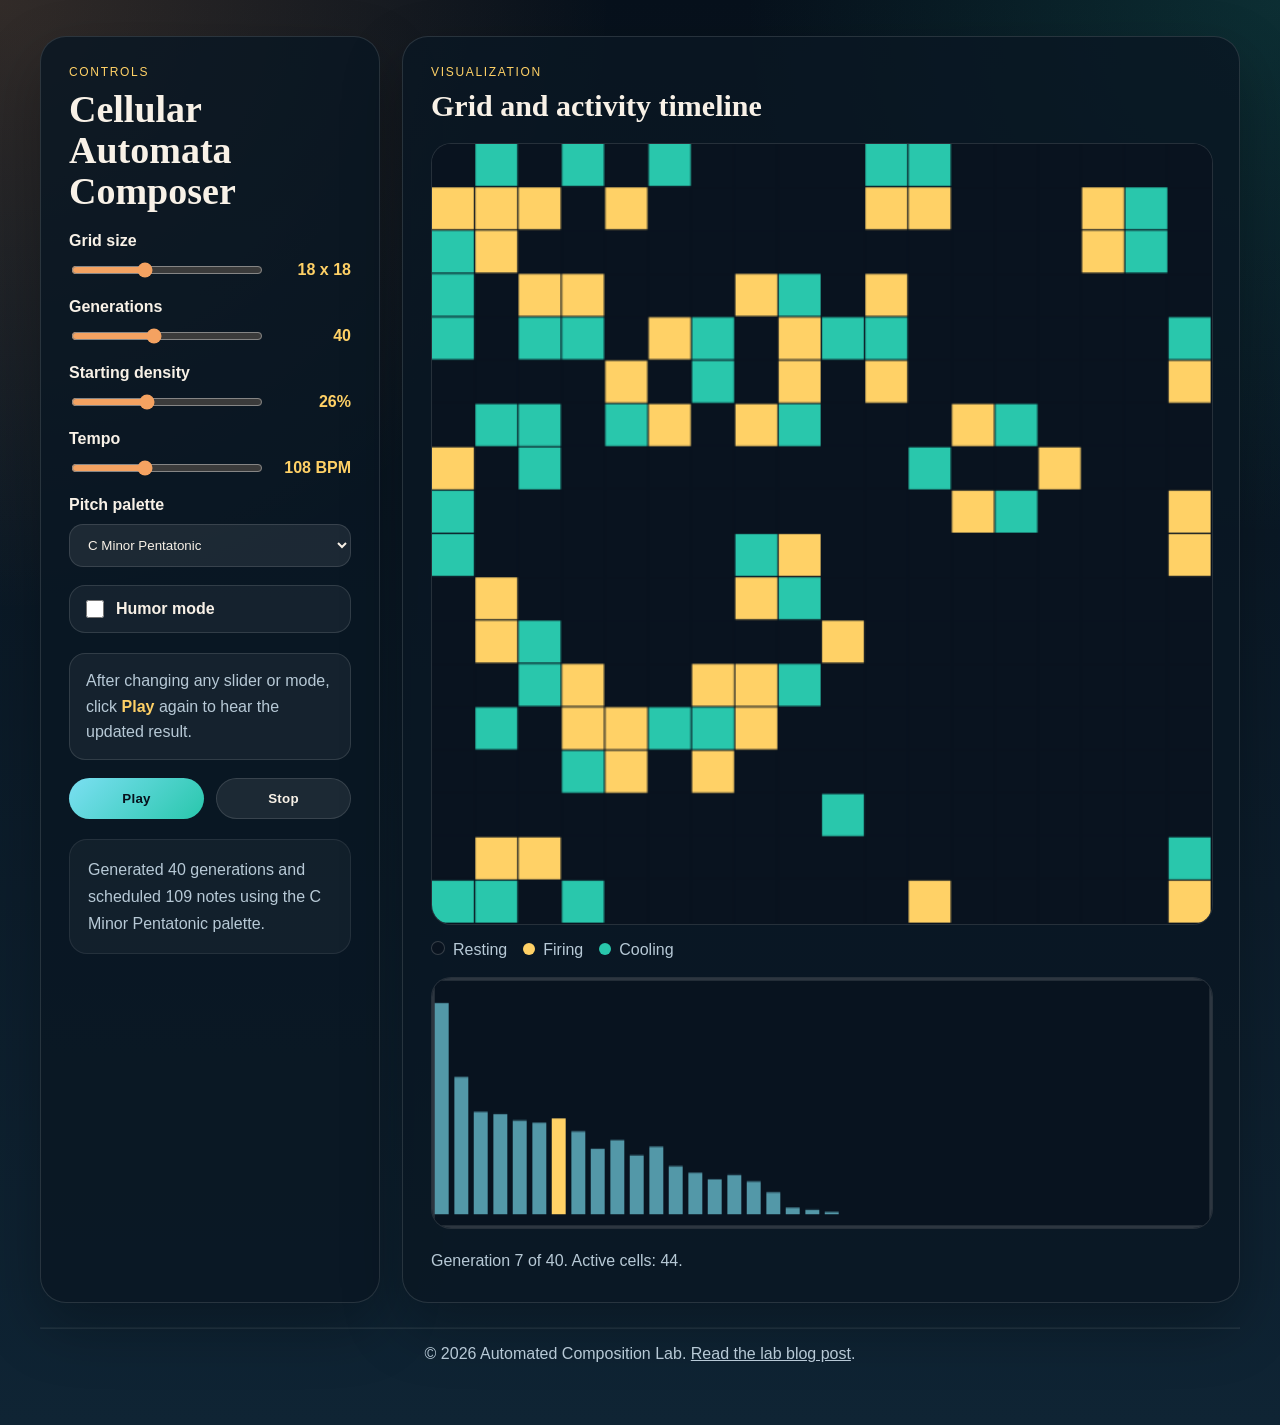
<file: index.html>
<!DOCTYPE html>
<html lang="en">
<head>
    <meta charset="utf-8" />
    <meta name="viewport" content="width=device-width, initial-scale=1.0" />
    <title>Cellular Automata Lab - Automated Composition Lab</title>
    <link rel="stylesheet" type="text/css" href="./content/site.css" />
</head>
<body>
    <main class="page-shell">
        <section class="lab-grid">
            <article class="panel-card control-panel">
                <div class="section-heading">
                    <p class="section-kicker">Controls</p>
                    <h1>Cellular Automata Composer</h1>
                </div>

                <label class="control-field" for="grid-size">
                    <span>Grid size</span>
                    <div class="field-row">
                        <input id="grid-size" type="range" min="12" max="28" step="2" value="18" />
                        <output id="grid-size-value" for="grid-size">18 x 18</output>
                    </div>
                </label>

                <label class="control-field" for="steps">
                    <span>Generations</span>
                    <div class="field-row">
                        <input id="steps" type="range" min="16" max="72" step="4" value="40" />
                        <output id="steps-value" for="steps">40</output>
                    </div>
                </label>

                <label class="control-field" for="density">
                    <span>Starting density</span>
                    <div class="field-row">
                        <input id="density" type="range" min="0.12" max="0.48" step="0.02" value="0.26" />
                        <output id="density-value" for="density">26%</output>
                    </div>
                </label>

                <label class="control-field" for="tempo">
                    <span>Tempo</span>
                    <div class="field-row">
                        <input id="tempo" type="range" min="72" max="168" step="4" value="108" />
                        <output id="tempo-value" for="tempo">108 BPM</output>
                    </div>
                </label>

                <label class="control-field" for="scale">
                    <span>Pitch palette</span>
                    <select id="scale">
                        <option value="cMinor">C Minor Pentatonic</option>
                        <option value="dDorian">D Dorian</option>
                        <option value="aAeolian">A Natural Minor</option>
                        <option value="gMixolydian">G Mixolydian</option>
                    </select>
                </label>

                <label class="toggle-field" for="humor-mode">
                    <input id="humor-mode" type="checkbox" />
                    <span>Humor mode</span>
                </label>

                <p class="helper-text">
                    After changing any slider or mode, click <strong>Play</strong> again to hear the updated result.
                </p>

                <div class="button-stack">
                    <button type="button" class="lab-button accent" id="play-button">Play</button>
                    <button type="button" class="lab-button ghost" id="stop-button">Stop</button>
                </div>

                <p class="status-text" id="status-text">
                    Change any setting, then click Play to regenerate the automaton and hear the new version.
                </p>
            </article>

            <article class="panel-card canvas-panel">
                <div class="section-heading">
                    <p class="section-kicker">Visualization</p>
                    <h2>Grid and activity timeline</h2>
                </div>

                <canvas id="automata-canvas" width="560" height="560" aria-label="Cellular automata visualization"></canvas>

                <div class="canvas-legend">
                    <span><i class="legend-swatch resting"></i>Resting</span>
                    <span><i class="legend-swatch firing"></i>Firing</span>
                    <span><i class="legend-swatch cooling"></i>Cooling</span>
                </div>

                <canvas id="timeline-canvas" width="560" height="180" aria-label="Activity timeline"></canvas>

                <p class="caption-text" id="caption-text">
                    Generation 1 of 1. Active cells: 0.
                </p>
            </article>
        </section>

        <hr />
        <footer class="site-footer">
            <p>&copy; 2026 Automated Composition Lab. <a href="./blog.html">Read the lab blog post</a>.</p>
        </footer>
    </main>

    <script>
        window.MEME_SOUND_URLS = ["./meme/iphone-notification.mp4"];
    </script>
    <script src="./scripts/cellular-automata-lab.js"></script>
</body>
</html>
</file>
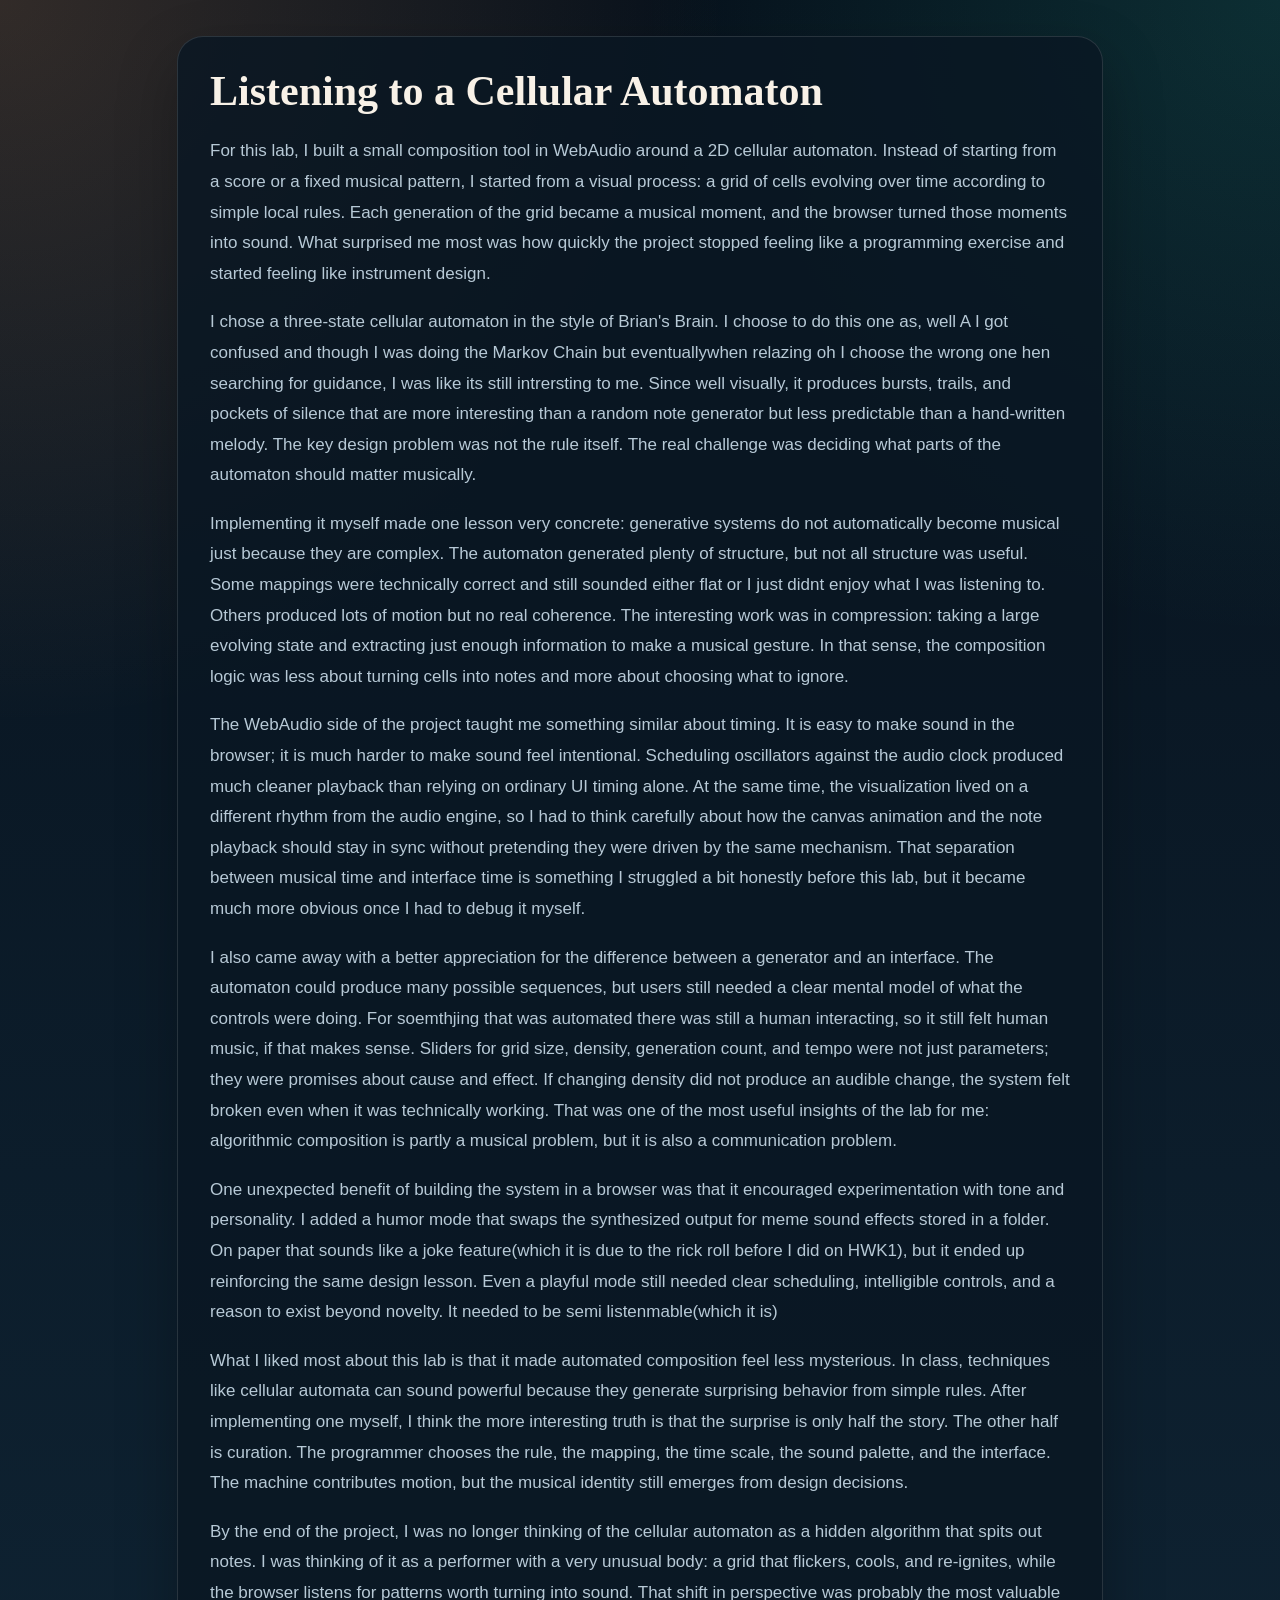
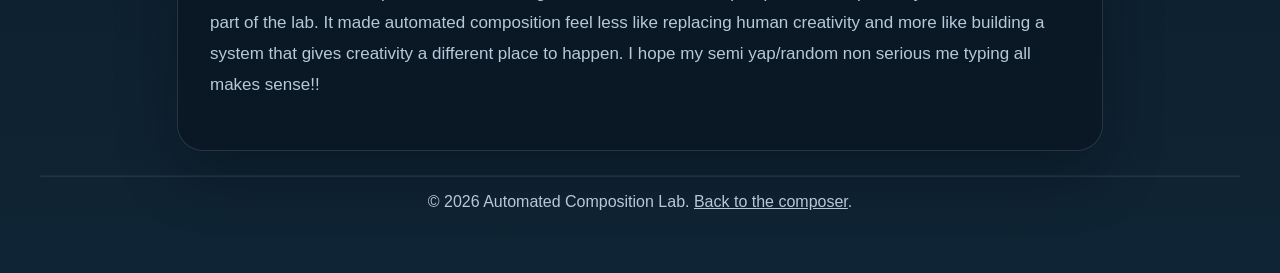
<file: blog.html>
<!DOCTYPE html>
<html lang="en">
<head>
    <meta charset="utf-8" />
    <meta name="viewport" content="width=device-width, initial-scale=1.0" />
    <title>Lab Blog - Automated Composition Lab</title>
    <link rel="stylesheet" type="text/css" href="./content/site.css" />
</head>
<body>
    <main class="page-shell">
        <article class="panel-card blog-post">
            <h1>Listening to a Cellular Automaton</h1>

            <p>For this lab, I built a small composition tool in WebAudio around a 2D cellular automaton. Instead of starting from a score or a fixed musical pattern, I started from a visual process: a grid of cells evolving over time according to simple local rules. Each generation of the grid became a musical moment, and the browser turned those moments into sound. What surprised me most was how quickly the project stopped feeling like a programming exercise and started feeling like instrument design.</p>

            <p>I chose a three-state cellular automaton in the style of Brian's Brain. I choose to do this one as, well A I got confused and though I was doing the Markov Chain but eventuallywhen relazing oh I choose the wrong one hen searching for guidance, I was like its still intrersting to me. Since well visually, it produces bursts, trails, and pockets of silence that are more interesting than a random note generator but less predictable than a hand-written melody. The key design problem was not the rule itself. The real challenge was deciding what parts of the automaton should matter musically.</p>

            <p>Implementing it myself made one lesson very concrete: generative systems do not automatically become musical just because they are complex. The automaton generated plenty of structure, but not all structure was useful. Some mappings were technically correct and still sounded either flat or I just didnt enjoy what I was listening to. Others produced lots of motion but no real coherence. The interesting work was in compression: taking a large evolving state and extracting just enough information to make a musical gesture. In that sense, the composition logic was less about turning cells into notes and more about choosing what to ignore.</p>

            <p>The WebAudio side of the project taught me something similar about timing. It is easy to make sound in the browser; it is much harder to make sound feel intentional. Scheduling oscillators against the audio clock produced much cleaner playback than relying on ordinary UI timing alone. At the same time, the visualization lived on a different rhythm from the audio engine, so I had to think carefully about how the canvas animation and the note playback should stay in sync without pretending they were driven by the same mechanism. That separation between musical time and interface time is something I struggled a bit honestly before this lab, but it became much more obvious once I had to debug it myself.</p>

            <p>I also came away with a better appreciation for the difference between a generator and an interface. The automaton could produce many possible sequences, but users still needed a clear mental model of what the controls were doing. For soemthjing that was automated there was still a human interacting, so it still felt human music, if that makes sense. Sliders for grid size, density, generation count, and tempo were not just parameters; they were promises about cause and effect. If changing density did not produce an audible change, the system felt broken even when it was technically working. That was one of the most useful insights of the lab for me: algorithmic composition is partly a musical problem, but it is also a communication problem.</p>

            <p>One unexpected benefit of building the system in a browser was that it encouraged experimentation with tone and personality. I added a humor mode that swaps the synthesized output for meme sound effects stored in a folder. On paper that sounds like a joke feature(which it is due to the rick roll before I did on HWK1), but it ended up reinforcing the same design lesson. Even a playful mode still needed clear scheduling, intelligible controls, and a reason to exist beyond novelty. It needed to be semi listenmable(which it is)</p>

            <p>What I liked most about this lab is that it made automated composition feel less mysterious. In class, techniques like cellular automata can sound powerful because they generate surprising behavior from simple rules. After implementing one myself, I think the more interesting truth is that the surprise is only half the story. The other half is curation. The programmer chooses the rule, the mapping, the time scale, the sound palette, and the interface. The machine contributes motion, but the musical identity still emerges from design decisions.</p>

            <p>By the end of the project, I was no longer thinking of the cellular automaton as a hidden algorithm that spits out notes. I was thinking of it as a performer with a very unusual body: a grid that flickers, cools, and re-ignites, while the browser listens for patterns worth turning into sound. That shift in perspective was probably the most valuable part of the lab. It made automated composition feel less like replacing human creativity and more like building a system that gives creativity a different place to happen. I hope my semi yap/random non serious me typing all makes sense!!</p>
        </article>

        <hr />
        <footer class="site-footer">
            <p>&copy; 2026 Automated Composition Lab. <a href="./index.html">Back to the composer</a>.</p>
        </footer>
    </main>
</body>
</html>
</file>
<file: content/site.css>
:root {
    --bg-top: #07111c;
    --bg-bottom: #0f2434;
    --panel: rgba(10, 23, 35, 0.84);
    --panel-soft: rgba(255, 255, 255, 0.05);
    --line: rgba(255, 255, 255, 0.12);
    --ink: #f8f1e7;
    --muted: #b7c9d6;
    --accent: #f4a261;
    --accent-soft: #ffd166;
    --teal: #29c7ac;
    --shadow: 0 24px 60px rgba(0, 0, 0, 0.28);
}

body {
    padding-top: 28px;
    padding-bottom: 28px;
    color: var(--ink);
    font-family: "Trebuchet MS", "Lucida Sans Unicode", sans-serif;
    background:
        radial-gradient(circle at top left, rgba(244, 162, 97, 0.18), transparent 32%),
        radial-gradient(circle at top right, rgba(41, 199, 172, 0.16), transparent 28%),
        linear-gradient(180deg, var(--bg-top) 0%, var(--bg-bottom) 100%);
}

.page-shell {
    max-width: 1200px;
    margin: 0 auto;
    padding-left: 15px;
    padding-right: 15px;
}

.navbar-inverse {
    background: rgba(7, 17, 28, 0.88);
    border-color: rgba(255, 255, 255, 0.08);
    backdrop-filter: blur(12px);
}

.navbar-inverse .navbar-brand,
.navbar-inverse .navbar-nav > li > a {
    color: var(--ink);
}

.navbar-inverse .navbar-brand {
    font-family: "Palatino Linotype", "Book Antiqua", serif;
    letter-spacing: 0.02em;
}

.navbar-inverse .navbar-nav > li > a:hover,
.navbar-inverse .navbar-brand:hover {
    color: var(--accent-soft);
}

.body-content {
    padding-left: 0;
    padding-right: 0;
}

.panel-card {
    background: var(--panel);
    border: 1px solid var(--line);
    border-radius: 26px;
    box-shadow: var(--shadow);
}

.lab-grid {
    display: grid;
    grid-template-columns: minmax(300px, 340px) minmax(0, 1fr);
    gap: 22px;
    margin-bottom: 24px;
}

.control-panel,
.canvas-panel {
    padding: 28px;
}

.section-heading {
    margin-bottom: 20px;
}

.section-kicker {
    margin: 0 0 10px;
    color: var(--accent-soft);
    text-transform: uppercase;
    letter-spacing: 0.14em;
    font-size: 12px;
}

.control-panel h1,
.canvas-panel h2 {
    margin: 0;
    font-family: "Palatino Linotype", "Book Antiqua", serif;
}

.control-panel h1 {
    font-size: 38px;
    line-height: 1.08;
}

.canvas-panel h2 {
    font-size: 30px;
    line-height: 1.12;
}

.control-field {
    display: block;
    margin-bottom: 18px;
}

.control-field > span {
    display: block;
    margin-bottom: 10px;
    font-weight: 700;
}

.field-row {
    display: grid;
    grid-template-columns: minmax(0, 1fr) auto;
    gap: 14px;
    align-items: center;
}

input,
select,
textarea {
    max-width: none;
}

input[type="range"] {
    accent-color: var(--accent);
}

select {
    width: 100%;
    border: 1px solid var(--line);
    border-radius: 14px;
    background: rgba(255, 255, 255, 0.08);
    color: var(--ink);
    padding: 12px 14px;
}

output {
    min-width: 72px;
    text-align: right;
    color: var(--accent-soft);
    font-weight: 700;
}

.toggle-field {
    display: flex;
    align-items: center;
    gap: 12px;
    margin: 6px 0 20px;
    padding: 14px 16px;
    border-radius: 16px;
    background: var(--panel-soft);
    border: 1px solid var(--line);
    font-weight: 700;
}

.toggle-field input {
    width: 18px;
    height: 18px;
    margin: 0;
}

.helper-text {
    margin: 0 0 18px;
    padding: 14px 16px;
    border-radius: 16px;
    background: var(--panel-soft);
    border: 1px solid var(--line);
    color: var(--muted);
    line-height: 1.6;
}

.helper-text strong {
    color: var(--accent-soft);
}

.button-stack {
    display: grid;
    grid-template-columns: repeat(2, minmax(0, 1fr));
    gap: 12px;
}

.lab-button {
    border: 0;
    border-radius: 999px;
    padding: 12px 18px;
    font-weight: 700;
    letter-spacing: 0.02em;
    transition: transform 0.2s ease, box-shadow 0.2s ease, background 0.2s ease;
}

.lab-button:hover,
.lab-button:focus {
    transform: translateY(-1px);
    box-shadow: 0 14px 26px rgba(0, 0, 0, 0.24);
}

.lab-button.primary {
    color: #08131f;
    background: linear-gradient(135deg, var(--accent-soft), var(--accent));
}

.lab-button.accent {
    color: #07111c;
    background: linear-gradient(135deg, #7bdff2, var(--teal));
}

.lab-button.ghost {
    color: var(--ink);
    background: rgba(255, 255, 255, 0.08);
    border: 1px solid rgba(255, 255, 255, 0.12);
}

.status-text,
.caption-text {
    color: var(--muted);
    font-size: 16px;
    line-height: 1.7;
}

.status-text {
    margin: 20px 0 0;
    padding: 16px 18px;
    border-radius: 18px;
    background: rgba(255, 255, 255, 0.04);
    border: 1px solid rgba(255, 255, 255, 0.08);
}

.canvas-panel canvas {
    width: 100%;
    display: block;
    border-radius: 20px;
    border: 1px solid var(--line);
    background: #08131f;
}

#automata-canvas {
    aspect-ratio: 1 / 1;
    margin-bottom: 16px;
}

#timeline-canvas {
    margin-top: 16px;
    min-height: 160px;
}

.canvas-legend {
    display: flex;
    flex-wrap: wrap;
    gap: 16px;
    color: var(--muted);
    margin-bottom: 18px;
}

.legend-swatch {
    display: inline-block;
    width: 12px;
    height: 12px;
    border-radius: 999px;
    margin-right: 8px;
}

.legend-swatch.resting {
    background: #09131f;
    border: 1px solid rgba(255, 255, 255, 0.18);
}

.legend-swatch.firing {
    background: #ffd166;
}

.legend-swatch.cooling {
    background: #29c7ac;
}

.caption-text {
    margin: 18px 0 0;
}

.blog-post {
    max-width: 860px;
    margin: 0 auto 24px;
    padding: 32px;
}

.blog-post h1 {
    margin: 0 0 22px;
    font-family: "Palatino Linotype", "Book Antiqua", serif;
    font-size: 42px;
    line-height: 1.08;
}

.blog-post p {
    margin: 0 0 18px;
    color: var(--muted);
    font-size: 17px;
    line-height: 1.8;
}

.site-footer {
    padding-bottom: 10px;
    text-align: center;
}

footer,
footer p,
a {
    color: var(--muted);
}

a:hover,
a:focus {
    color: var(--accent-soft);
}

hr {
    border-color: rgba(255, 255, 255, 0.08);
}

@media (max-width: 991px) {
    .lab-grid {
        grid-template-columns: 1fr;
    }

    .body-content {
        padding-left: 15px;
        padding-right: 15px;
    }
}

@media (max-width: 640px) {
    body {
        padding-top: 18px;
    }

    .control-panel,
    .canvas-panel {
        padding: 22px;
    }

    .blog-post {
        padding: 24px;
    }

    .field-row,
    .button-stack {
        grid-template-columns: 1fr;
    }

    output {
        text-align: left;
    }
}
</file>
